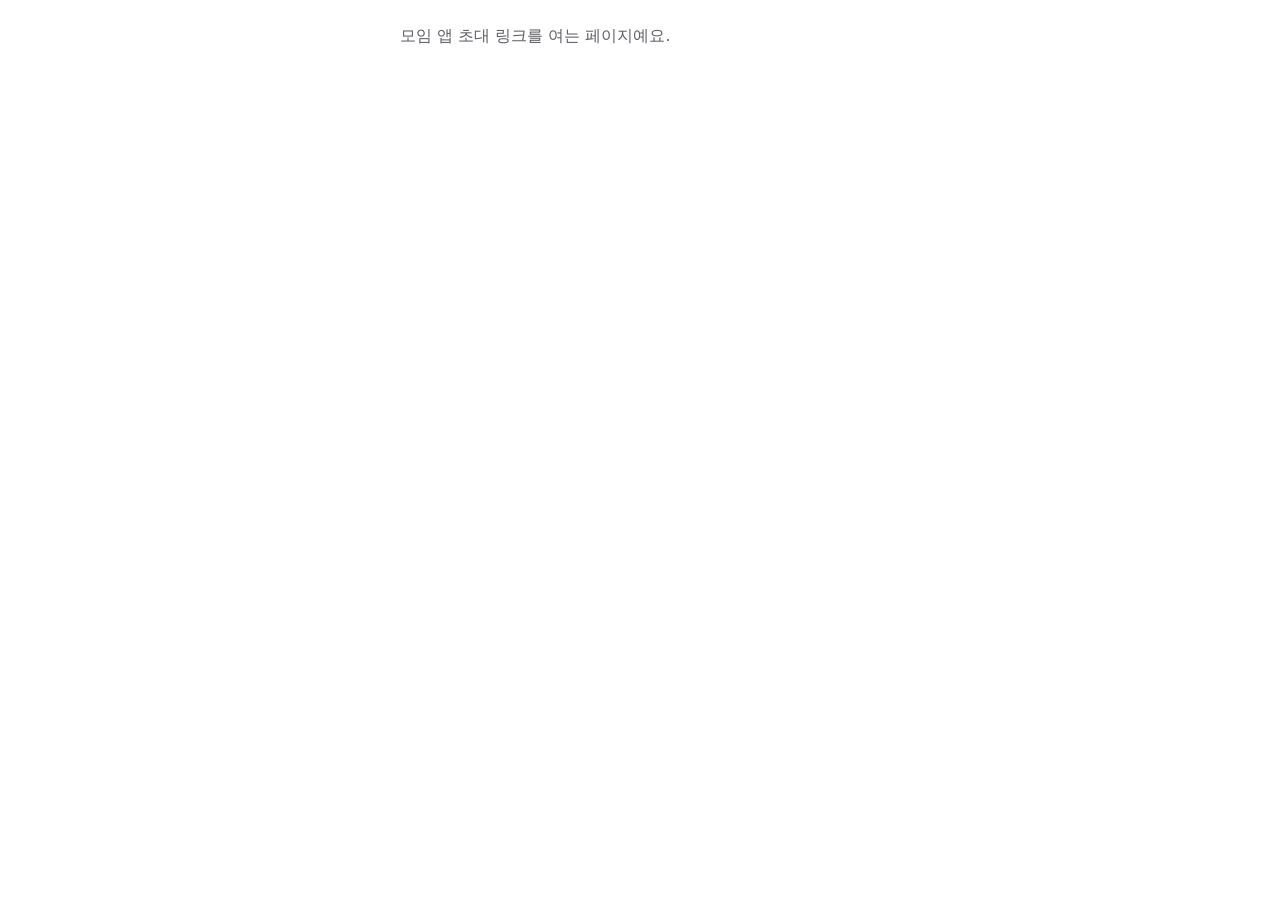
<file: index.html>
<!doctype html>
<html lang="ko">
<head>
<meta charset="utf-8">
<meta name="viewport" content="width=device-width, initial-scale=1, viewport-fit=cover">
<meta name="robots" content="noindex,nofollow">
<meta name="referrer" content="no-referrer">
<meta http-equiv="Content-Security-Policy" content="default-src 'none'; script-src 'self'; style-src 'self'; img-src 'self'; base-uri 'none'; form-action 'none'">
<title>모임 앱 초대</title>
<link rel="stylesheet" href="page.css">
</head>
<body>
<main><p>모임 앱 초대 링크를 여는 페이지예요.</p></main>
</body>
</html>
</file>
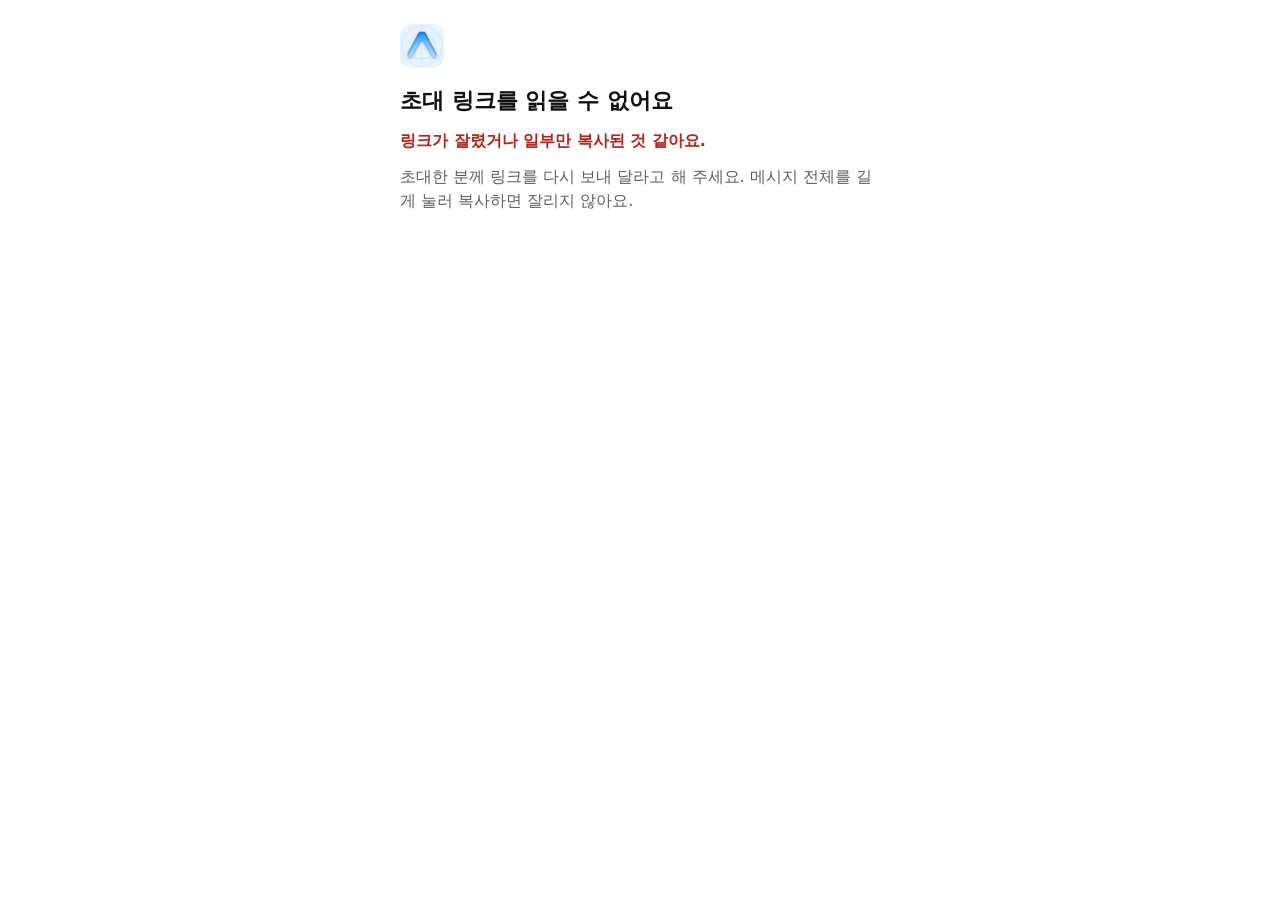
<file: invite.html>
<!doctype html>
<html lang="ko">
<head>
<meta charset="utf-8">
<meta name="viewport" content="width=device-width, initial-scale=1, viewport-fit=cover">
<meta name="robots" content="noindex,nofollow">
<meta name="referrer" content="no-referrer">
<meta http-equiv="Content-Security-Policy" content="default-src 'none'; script-src 'self'; style-src 'self'; img-src 'self'; base-uri 'none'; form-action 'none'">
<title>모임 앱 초대</title>
<meta property="og:title" content="모임 앱 초대">
<meta property="og:description" content="모임 앱에서 열어 주세요">
<meta property="og:image" content="https://moim.nvalco.com/icon.png">
<meta property="og:type" content="website">
<link rel="stylesheet" href="page.css">
</head>
<body>
<main>
<section id="ok" hidden>
<img class="logo" src="icon.png" alt="" width="44" height="44">
<h1>초대받았어요</h1>
<p>앱에서 열고 로그인하면 초대 내용을 보고 참여를 정할 수 있어요.</p>
<button type="button" id="open" class="btn primary">모임 앱에서 열기</button>
<button type="button" id="copy" class="btn secondary">앱에 붙여 넣을 링크 복사</button>
<p id="copied" class="ok-msg" role="status" hidden>복사했어요. 앱의 모임 탭에서 붙여 넣으세요.</p>
<div id="fallback" hidden>
<input id="url" type="text" readonly aria-label="앱에 붙여 넣을 링크">
<p>길게 눌러 복사해 주세요. 이 주소를 가진 사람은 누구나 초대를 쓸 수 있어요.</p>
</div>
<div id="help" class="help">
<strong>앱이 안 열리나요?</strong>
<span>앱이 없으면 초대한 분께 설치 방법을 물어보세요.</span>
<span>앱이 있다면 [앱에 붙여 넣을 링크 복사]를 누른 뒤, 앱의 모임 탭에서 <strong>초대 링크</strong> 버튼(가입한 모임이 없으면 <strong>초대받았어요 (링크 붙여 넣기)</strong> 버튼)을 누르고 붙여 넣으세요.</span>
</div>
</section>
<section id="bad" hidden>
<img class="logo" src="icon.png" alt="" width="44" height="44">
<h1>초대 링크를 읽을 수 없어요</h1>
<p class="err">링크가 잘렸거나 일부만 복사된 것 같아요.</p>
<p>초대한 분께 링크를 다시 보내 달라고 해 주세요. 메시지 전체를 길게 눌러 복사하면 잘리지 않아요.</p>
</section>
<noscript><p>이 페이지는 자바스크립트가 필요해요.</p></noscript>
</main>
<script src="page.js"></script>
</body>
</html>
</file>
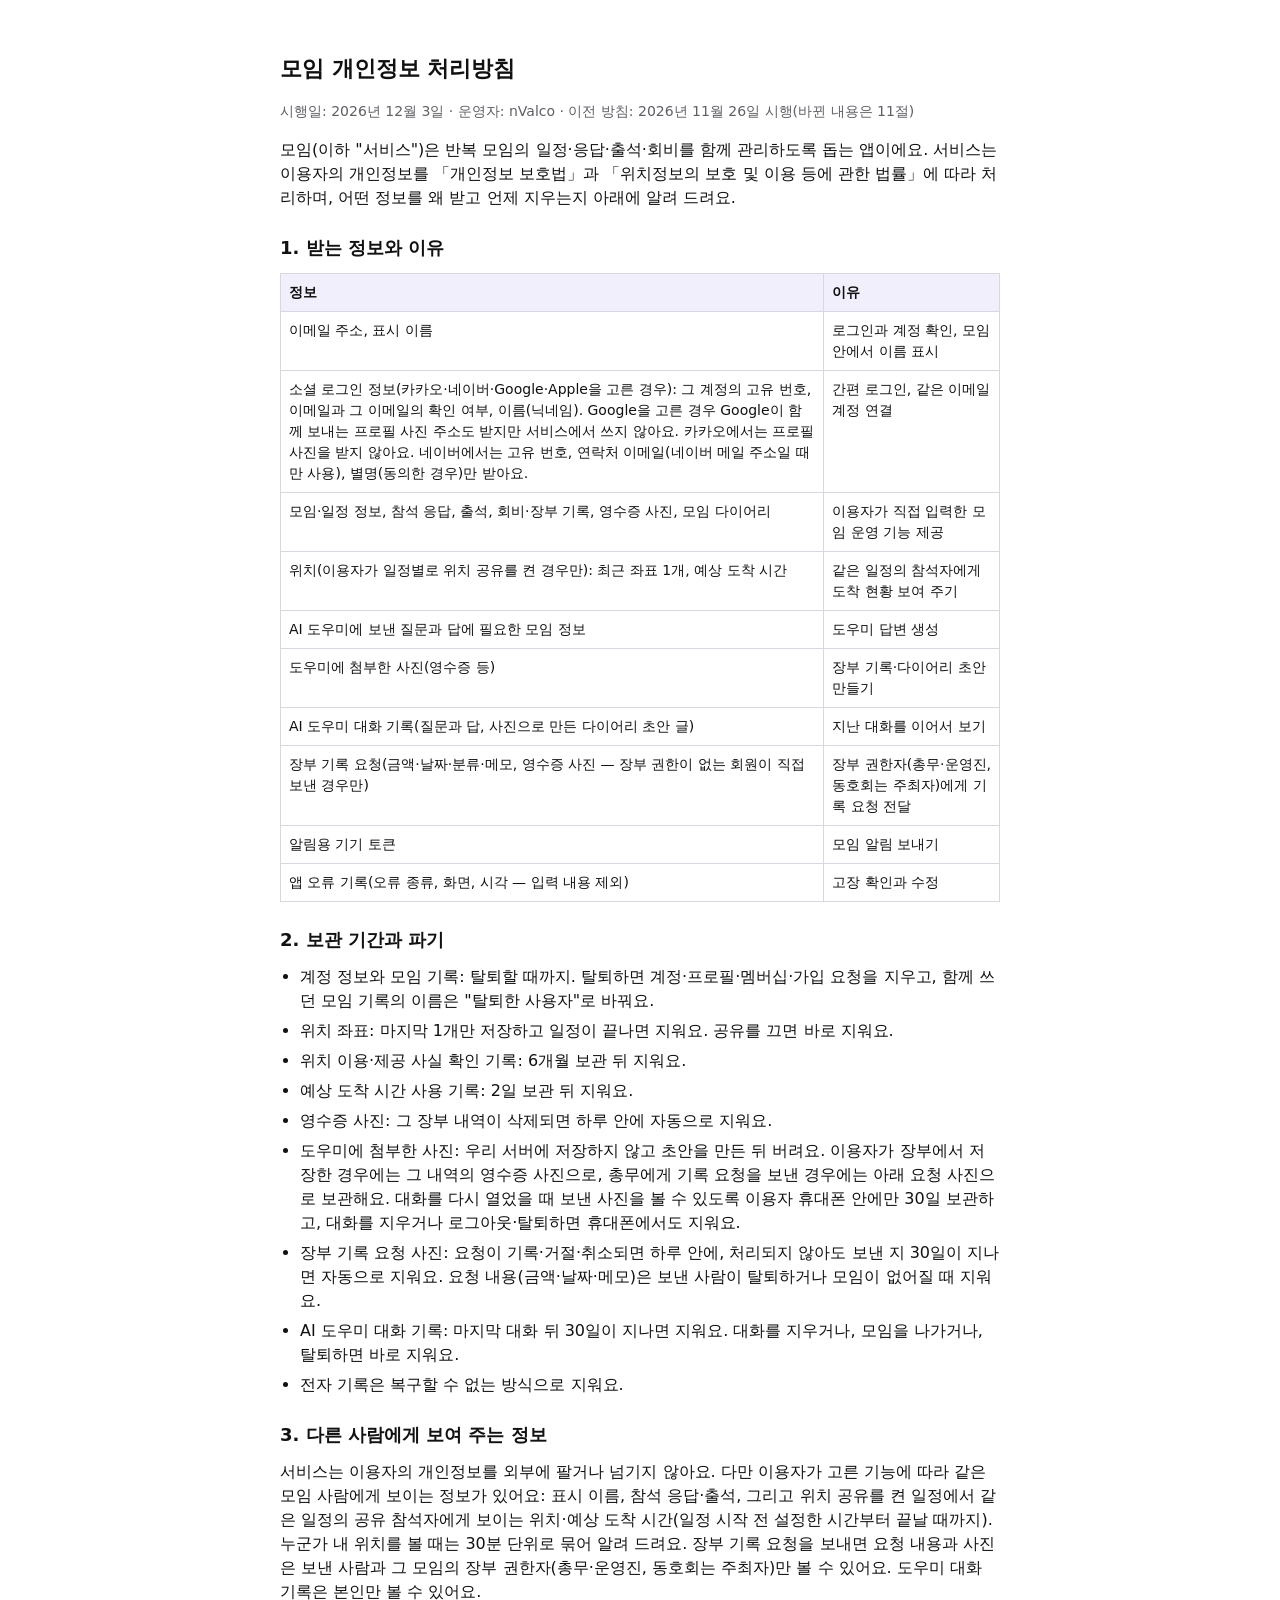
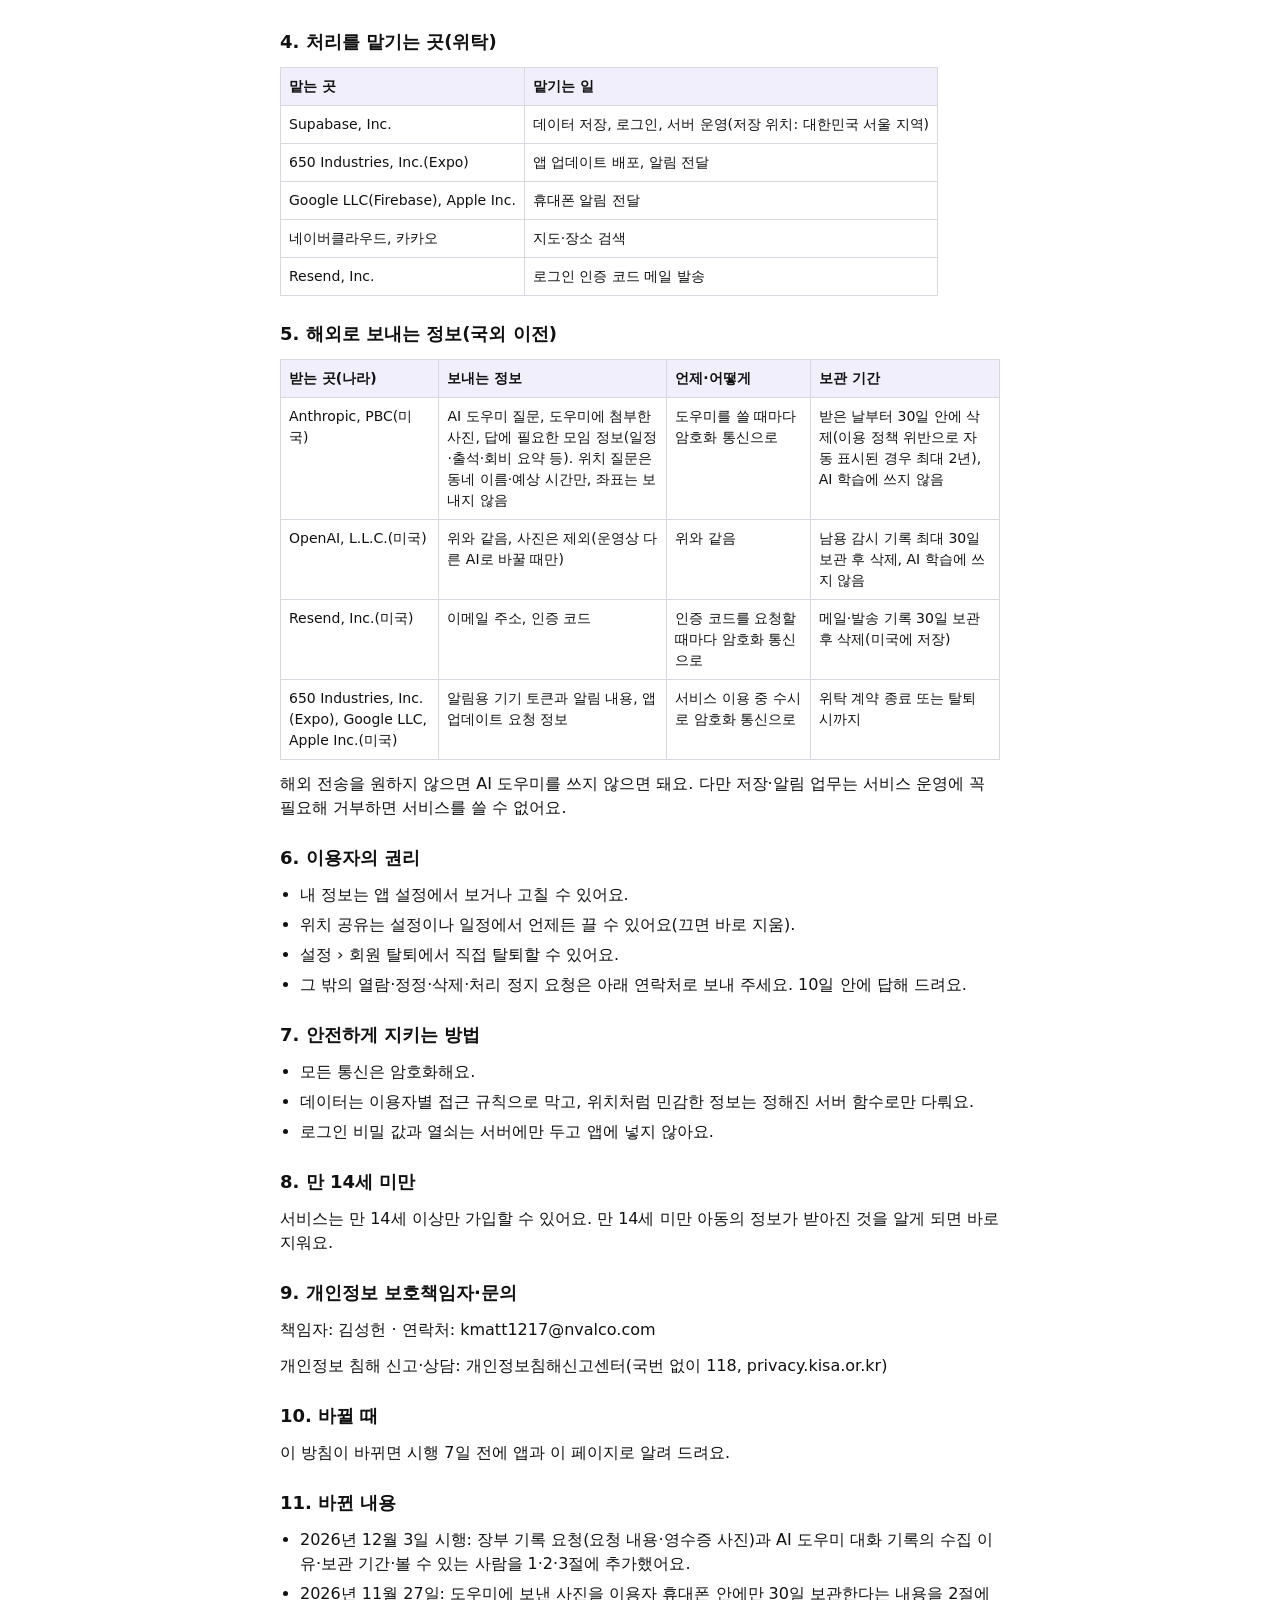
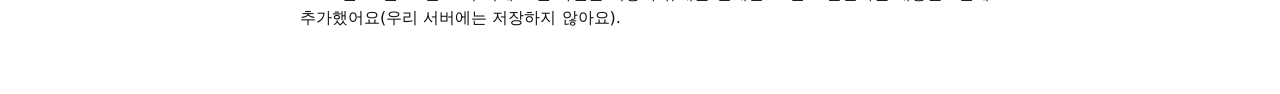
<file: privacy.html>
<!doctype html>
<html lang="ko">
<head>
<meta charset="utf-8">
<meta name="viewport" content="width=device-width, initial-scale=1, viewport-fit=cover">
<meta name="referrer" content="no-referrer">
<meta http-equiv="Content-Security-Policy" content="default-src 'none'; style-src 'self'; img-src 'self'; base-uri 'none'; form-action 'none'">
<title>모임 개인정보 처리방침</title>
<link rel="stylesheet" href="page.css">
<link rel="stylesheet" href="privacy.css">
</head>
<body>
<main class="doc">
<!-- 보관 기간 출처(2026-11-26 확인)
Anthropic: https://privacy.claude.com/en/articles/7996866-how-long-do-you-store-my-organization-s-data
OpenAI: https://developers.openai.com/api/docs/guides/your-data
Resend: https://resend.com/security
-->
<h1>모임 개인정보 처리방침</h1>
<p class="meta">시행일: 2026년 12월 3일 · 운영자: nValco · 이전 방침: 2026년 11월 26일 시행(바뀐 내용은 11절)</p>
<p>모임(이하 "서비스")은 반복 모임의 일정·응답·출석·회비를 함께 관리하도록 돕는 앱이에요. 서비스는 이용자의 개인정보를 「개인정보 보호법」과 「위치정보의 보호 및 이용 등에 관한 법률」에 따라 처리하며, 어떤 정보를 왜 받고 언제 지우는지 아래에 알려 드려요.</p>

<section>
<h2>1. 받는 정보와 이유</h2>
<table>
<thead><tr><th>정보</th><th>이유</th></tr></thead>
<tbody>
<tr><td>이메일 주소, 표시 이름</td><td>로그인과 계정 확인, 모임 안에서 이름 표시</td></tr>
<tr><td>소셜 로그인 정보(카카오·네이버·Google·Apple을 고른 경우): 그 계정의 고유 번호, 이메일과 그 이메일의 확인 여부, 이름(닉네임). Google을 고른 경우 Google이 함께 보내는 프로필 사진 주소도 받지만 서비스에서 쓰지 않아요. 카카오에서는 프로필 사진을 받지 않아요. 네이버에서는 고유 번호, 연락처 이메일(네이버 메일 주소일 때만 사용), 별명(동의한 경우)만 받아요.</td><td>간편 로그인, 같은 이메일 계정 연결</td></tr>
<tr><td>모임·일정 정보, 참석 응답, 출석, 회비·장부 기록, 영수증 사진, 모임 다이어리</td><td>이용자가 직접 입력한 모임 운영 기능 제공</td></tr>
<tr><td>위치(이용자가 일정별로 위치 공유를 켠 경우만): 최근 좌표 1개, 예상 도착 시간</td><td>같은 일정의 참석자에게 도착 현황 보여 주기</td></tr>
<tr><td>AI 도우미에 보낸 질문과 답에 필요한 모임 정보</td><td>도우미 답변 생성</td></tr>
<tr><td>도우미에 첨부한 사진(영수증 등)</td><td>장부 기록·다이어리 초안 만들기</td></tr>
<tr><td>AI 도우미 대화 기록(질문과 답, 사진으로 만든 다이어리 초안 글)</td><td>지난 대화를 이어서 보기</td></tr>
<tr><td>장부 기록 요청(금액·날짜·분류·메모, 영수증 사진 — 장부 권한이 없는 회원이 직접 보낸 경우만)</td><td>장부 권한자(총무·운영진, 동호회는 주최자)에게 기록 요청 전달</td></tr>
<tr><td>알림용 기기 토큰</td><td>모임 알림 보내기</td></tr>
<tr><td>앱 오류 기록(오류 종류, 화면, 시각 — 입력 내용 제외)</td><td>고장 확인과 수정</td></tr>
</tbody>
</table>
</section>

<section>
<h2>2. 보관 기간과 파기</h2>
<ul>
<li>계정 정보와 모임 기록: 탈퇴할 때까지. 탈퇴하면 계정·프로필·멤버십·가입 요청을 지우고, 함께 쓰던 모임 기록의 이름은 "탈퇴한 사용자"로 바꿔요.</li>
<li>위치 좌표: 마지막 1개만 저장하고 일정이 끝나면 지워요. 공유를 끄면 바로 지워요.</li>
<li>위치 이용·제공 사실 확인 기록: 6개월 보관 뒤 지워요.</li>
<li>예상 도착 시간 사용 기록: 2일 보관 뒤 지워요.</li>
<li>영수증 사진: 그 장부 내역이 삭제되면 하루 안에 자동으로 지워요.</li>
<li>도우미에 첨부한 사진: 우리 서버에 저장하지 않고 초안을 만든 뒤 버려요. 이용자가 장부에서 저장한 경우에는 그 내역의 영수증 사진으로, 총무에게 기록 요청을 보낸 경우에는 아래 요청 사진으로 보관해요. 대화를 다시 열었을 때 보낸 사진을 볼 수 있도록 이용자 휴대폰 안에만 30일 보관하고, 대화를 지우거나 로그아웃·탈퇴하면 휴대폰에서도 지워요.</li>
<li>장부 기록 요청 사진: 요청이 기록·거절·취소되면 하루 안에, 처리되지 않아도 보낸 지 30일이 지나면 자동으로 지워요. 요청 내용(금액·날짜·메모)은 보낸 사람이 탈퇴하거나 모임이 없어질 때 지워요.</li>
<li>AI 도우미 대화 기록: 마지막 대화 뒤 30일이 지나면 지워요. 대화를 지우거나, 모임을 나가거나, 탈퇴하면 바로 지워요.</li>
<li>전자 기록은 복구할 수 없는 방식으로 지워요.</li>
</ul>
</section>

<section>
<h2>3. 다른 사람에게 보여 주는 정보</h2>
<p>서비스는 이용자의 개인정보를 외부에 팔거나 넘기지 않아요. 다만 이용자가 고른 기능에 따라 같은 모임 사람에게 보이는 정보가 있어요: 표시 이름, 참석 응답·출석, 그리고 위치 공유를 켠 일정에서 같은 일정의 공유 참석자에게 보이는 위치·예상 도착 시간(일정 시작 전 설정한 시간부터 끝날 때까지). 누군가 내 위치를 볼 때는 30분 단위로 묶어 알려 드려요. 장부 기록 요청을 보내면 요청 내용과 사진은 보낸 사람과 그 모임의 장부 권한자(총무·운영진, 동호회는 주최자)만 볼 수 있어요. 도우미 대화 기록은 본인만 볼 수 있어요.</p>
</section>

<section>
<h2>4. 처리를 맡기는 곳(위탁)</h2>
<table>
<thead><tr><th>맡는 곳</th><th>맡기는 일</th></tr></thead>
<tbody>
<tr><td>Supabase, Inc.</td><td>데이터 저장, 로그인, 서버 운영(저장 위치: 대한민국 서울 지역)</td></tr>
<tr><td>650 Industries, Inc.(Expo)</td><td>앱 업데이트 배포, 알림 전달</td></tr>
<tr><td>Google LLC(Firebase), Apple Inc.</td><td>휴대폰 알림 전달</td></tr>
<tr><td>네이버클라우드, 카카오</td><td>지도·장소 검색</td></tr>
<tr><td>Resend, Inc.</td><td>로그인 인증 코드 메일 발송</td></tr>
</tbody>
</table>
</section>

<section>
<h2>5. 해외로 보내는 정보(국외 이전)</h2>
<table>
<thead><tr><th>받는 곳(나라)</th><th>보내는 정보</th><th>언제·어떻게</th><th>보관 기간</th></tr></thead>
<tbody>
<tr><td>Anthropic, PBC(미국)</td><td>AI 도우미 질문, 도우미에 첨부한 사진, 답에 필요한 모임 정보(일정·출석·회비 요약 등). 위치 질문은 동네 이름·예상 시간만, 좌표는 보내지 않음</td><td>도우미를 쓸 때마다 암호화 통신으로</td><td>받은 날부터 30일 안에 삭제(이용 정책 위반으로 자동 표시된 경우 최대 2년), AI 학습에 쓰지 않음</td></tr>
<tr><td>OpenAI, L.L.C.(미국)</td><td>위와 같음, 사진은 제외(운영상 다른 AI로 바꿀 때만)</td><td>위와 같음</td><td>남용 감시 기록 최대 30일 보관 후 삭제, AI 학습에 쓰지 않음</td></tr>
<tr><td>Resend, Inc.(미국)</td><td>이메일 주소, 인증 코드</td><td>인증 코드를 요청할 때마다 암호화 통신으로</td><td>메일·발송 기록 30일 보관 후 삭제(미국에 저장)</td></tr>
<tr><td>650 Industries, Inc.(Expo), Google LLC, Apple Inc.(미국)</td><td>알림용 기기 토큰과 알림 내용, 앱 업데이트 요청 정보</td><td>서비스 이용 중 수시로 암호화 통신으로</td><td>위탁 계약 종료 또는 탈퇴 시까지</td></tr>
</tbody>
</table>
<p>해외 전송을 원하지 않으면 AI 도우미를 쓰지 않으면 돼요. 다만 저장·알림 업무는 서비스 운영에 꼭 필요해 거부하면 서비스를 쓸 수 없어요.</p>
</section>

<section>
<h2>6. 이용자의 권리</h2>
<ul>
<li>내 정보는 앱 설정에서 보거나 고칠 수 있어요.</li>
<li>위치 공유는 설정이나 일정에서 언제든 끌 수 있어요(끄면 바로 지움).</li>
<li>설정 › 회원 탈퇴에서 직접 탈퇴할 수 있어요.</li>
<li>그 밖의 열람·정정·삭제·처리 정지 요청은 아래 연락처로 보내 주세요. 10일 안에 답해 드려요.</li>
</ul>
</section>

<section>
<h2>7. 안전하게 지키는 방법</h2>
<ul>
<li>모든 통신은 암호화해요.</li>
<li>데이터는 이용자별 접근 규칙으로 막고, 위치처럼 민감한 정보는 정해진 서버 함수로만 다뤄요.</li>
<li>로그인 비밀 값과 열쇠는 서버에만 두고 앱에 넣지 않아요.</li>
</ul>
</section>

<section>
<h2>8. 만 14세 미만</h2>
<p>서비스는 만 14세 이상만 가입할 수 있어요. 만 14세 미만 아동의 정보가 받아진 것을 알게 되면 바로 지워요.</p>
</section>

<section>
<h2>9. 개인정보 보호책임자·문의</h2>
<p>책임자: 김성헌 · 연락처: kmatt1217@nvalco.com</p>
<p>개인정보 침해 신고·상담: 개인정보침해신고센터(국번 없이 118, privacy.kisa.or.kr)</p>
</section>

<section>
<h2>10. 바뀔 때</h2>
<p>이 방침이 바뀌면 시행 7일 전에 앱과 이 페이지로 알려 드려요.</p>
</section>

<section>
<h2>11. 바뀐 내용</h2>
<ul>
<li>2026년 12월 3일 시행: 장부 기록 요청(요청 내용·영수증 사진)과 AI 도우미 대화 기록의 수집 이유·보관 기간·볼 수 있는 사람을 1·2·3절에 추가했어요.</li>
<li>2026년 11월 27일: 도우미에 보낸 사진을 이용자 휴대폰 안에만 30일 보관한다는 내용을 2절에 추가했어요(우리 서버에는 저장하지 않아요).</li>
</ul>
</section>
</main>
</body>
</html>
</file>
<file: page.css>
:root { --bg: #fff; --fg: #111; --muted: #5f5f66; --line: #d8d8e0; --accent: #4338ca; --accent-text: #fff; --danger: #b42318; --ok: #15803d; }
@media (prefers-color-scheme: dark) {
  :root { --bg: #121214; --fg: #f2f2f2; --muted: #b0b0b6; --line: #3a3a3e; --accent: #a5b4fc; --accent-text: #000; --danger: #ff8a80; --ok: #6ee7a0; color-scheme: dark; }
}
[hidden] { display: none !important; }
* { box-sizing: border-box; }
body { margin: 0; background: var(--bg); color: var(--fg); font: 16px/1.5 "Pretendard", "Apple SD Gothic Neo", "Noto Sans KR", system-ui, sans-serif;
  padding: 24px max(16px, env(safe-area-inset-right, 0px)) 40px max(16px, env(safe-area-inset-left, 0px)); }
main { max-width: 480px; margin: 0 auto; display: flex; flex-direction: column; gap: 12px; }
section { display: flex; flex-direction: column; gap: 12px; }
h1 { font-size: 22px; margin: 4px 0 0; }
p { margin: 0; color: var(--muted); overflow-wrap: anywhere; }
.logo { width: 44px; height: 44px; border-radius: 12px; }
.btn { width: 100%; min-height: 48px; border-radius: 12px; border: 1px solid var(--accent); font: inherit; font-weight: 700; cursor: pointer; }
.primary { background: var(--accent); color: var(--accent-text); }
.secondary { background: transparent; color: var(--accent); }
.err { color: var(--danger); font-weight: 700; }
.ok-msg { color: var(--ok); font-weight: 700; }
.help { border-top: 1px solid var(--line); padding-top: 12px; display: flex; flex-direction: column; gap: 6px; color: var(--muted); }
.help strong { color: var(--fg); }
.help.hl { border: 2px solid var(--accent); border-radius: 12px; padding: 12px; font-weight: 700; }
#url { width: 100%; min-height: 48px; padding: 0 12px; font: inherit; color: var(--fg); background: transparent; border: 1px solid var(--line); border-radius: 12px; }
:focus-visible { outline: 3px solid var(--accent); outline-offset: 2px; }
</file>
<file: privacy.css>
.doc { max-width: 720px; gap: 16px; padding-block: 24px; }
.doc h2 { font-size: 18px; margin: 8px 0 0; color: var(--fg); }
.doc p, .doc li { color: var(--fg); }
.doc .meta { color: var(--muted); font-size: 14px; }
.doc ul { margin: 0; padding-left: 20px; display: flex; flex-direction: column; gap: 6px; }
.doc table { width: 100%; border-collapse: collapse; font-size: 14px; display: block; overflow-x: auto; }
.doc th, .doc td { border: 1px solid var(--line); padding: 8px; text-align: left; vertical-align: top; min-width: 120px; }
.doc th { background: color-mix(in srgb, var(--accent) 8%, var(--bg)); }
</file>
